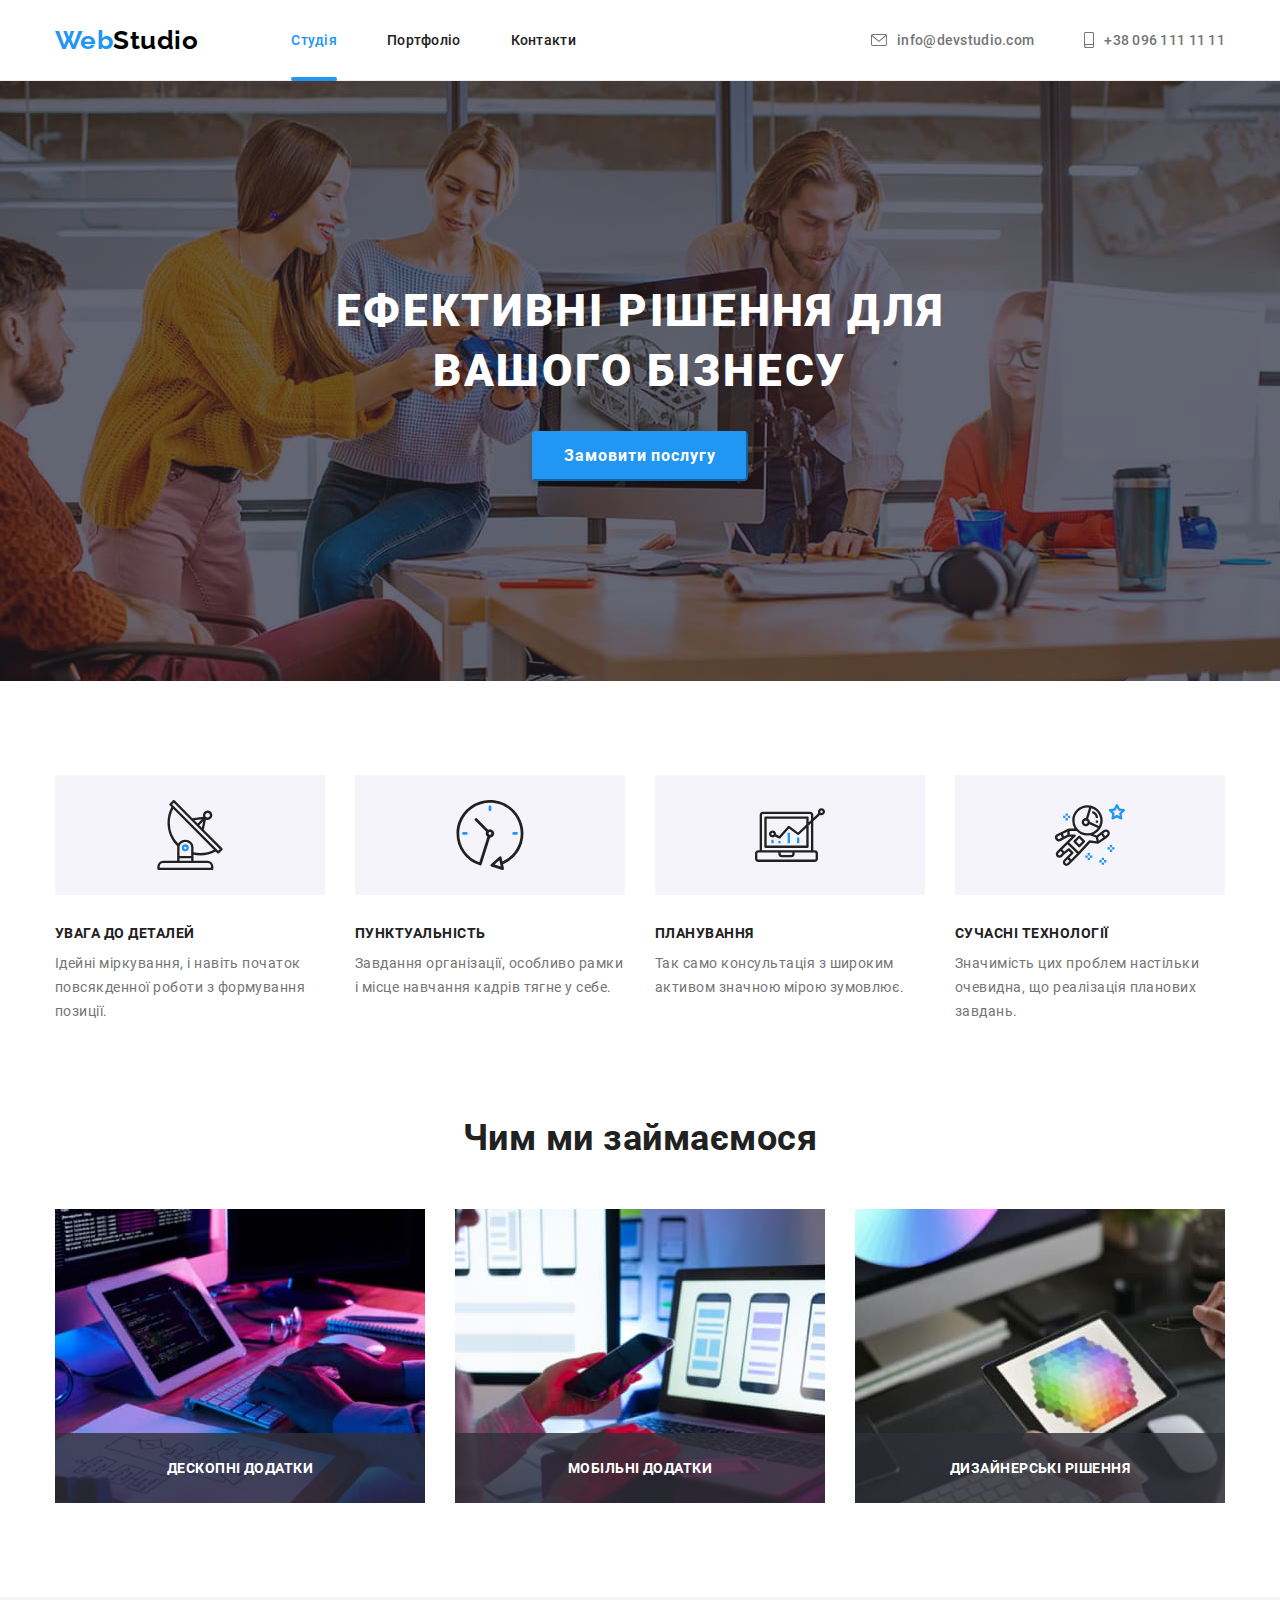
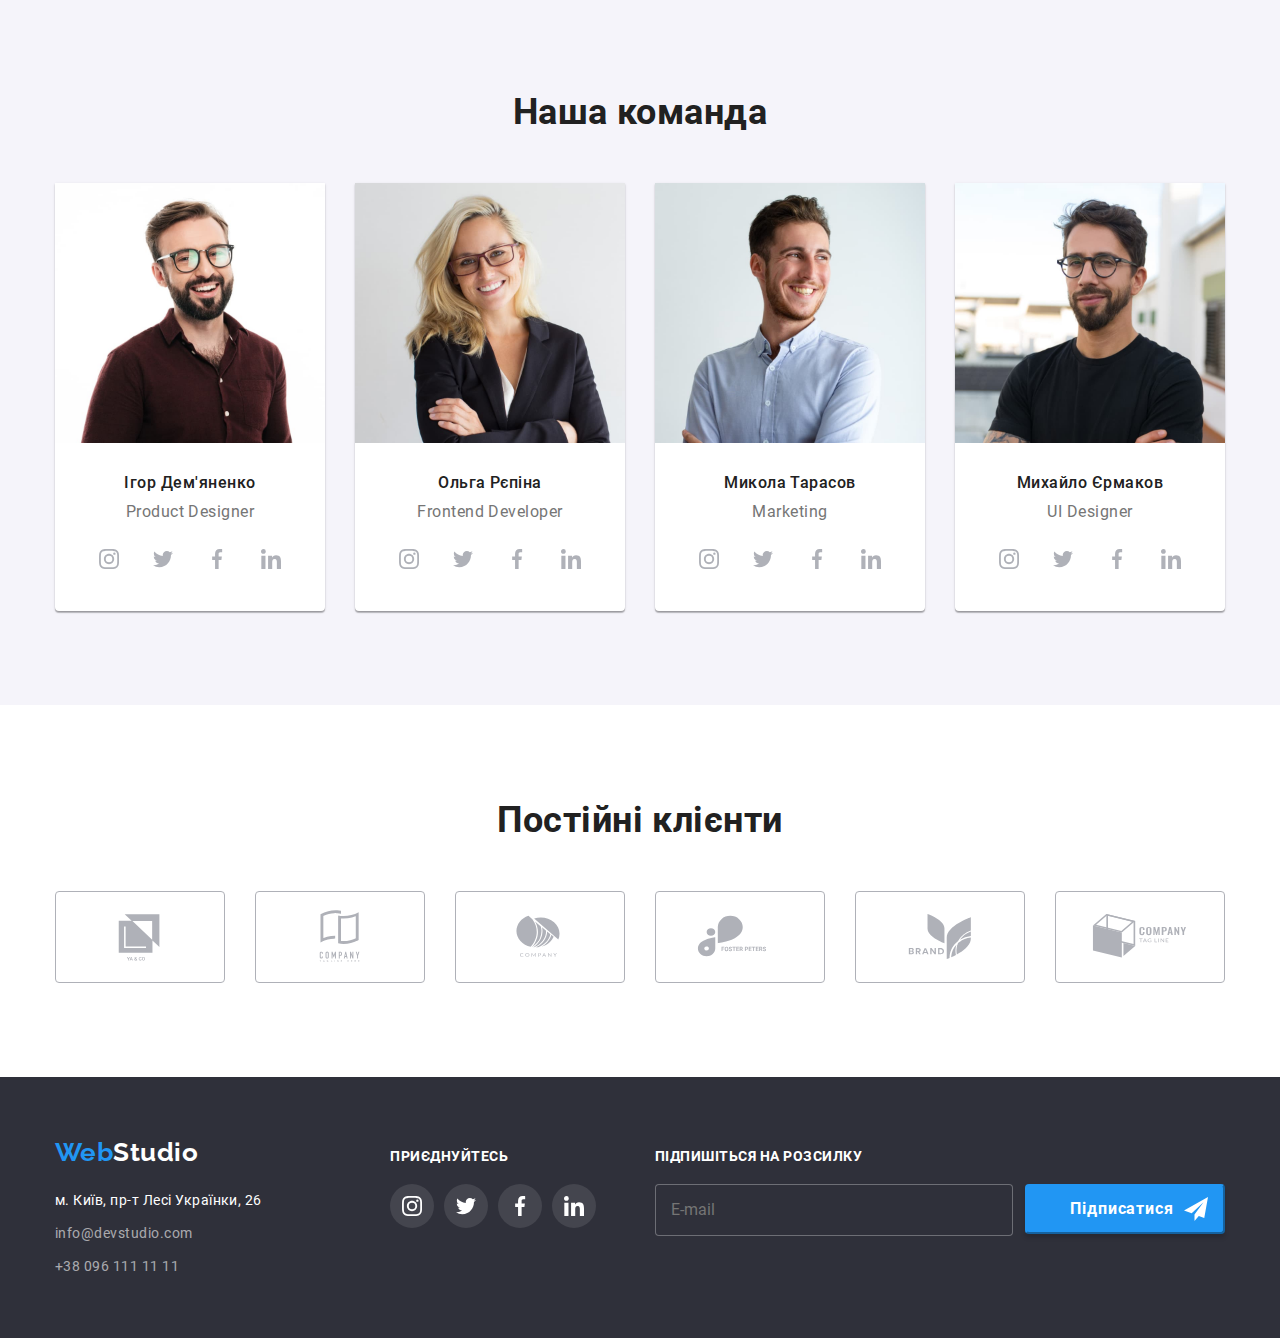
<file: index.html>
<!DOCTYPE html>
<html lang="uk">
  <head>
    <meta charset="utf-8" />
    <meta name="viewport" content="width=device-width, initial-scale=1.0" />
    <title>WebStudio</title>
    <link
      rel="stylesheet"
      href="https://cdnjs.cloudflare.com/ajax/libs/modern-normalize/1.1.0/modern-normalize.min.css"
    />
    <link rel="stylesheet" href="./css/main.min.css" />
  </head>

  <body>
    <header class="header">
      <div class="header__menu container">
        <nav class="header__main-nav">
          <a href="/" class="logo header__logo"
            ><span class="logo-span">Web</span>Studio</a
          >
          <ul class="site-nav">
            <li class="header__item">
              <a
                class="site-nav__link site-nav__link--current"
                href="./index.html"
                >Студія</a
              >
            </li>
            <li class="header__item">
              <a class="site-nav__link" href="./portfolio.html">Портфоліо</a>
            </li>
            <li class="header__item">
              <a class="site-nav__link" href="">Контакти</a>
            </li>
          </ul>
        </nav>

        <ul class="header__contacts">
          <li class="header__item">
            <a class="header__contact" href="mailto:info@devstudio.com">
              <svg width="16" height="12" class="header__contact-icon">
                <use href="./images/icons.svg#icon-envelope"></use>
              </svg>
              info@devstudio.com
            </a>
          </li>
          <li class="header__item">
            <a class="header__contact" href="tel:+380961111111">
              <svg width="10" height="16" class="header__contact-icon">
                <use href="./images/icons.svg#icon-smartphone"></use>
              </svg>
              +38 096 111 11 11
            </a>
          </li>
        </ul>
      </div>
    </header>
    <!-- Hero -->
    <main>
      <section class="section hero">
        <div class="container">
          <h1 class="hero__title">Ефективні рішення для вашого бізнесу</h1>
          <button data-modal-open class="hero__button" type="button">
            Замовити послугу
          </button>
        </div>
        <div class="backdrop is-hidden" data-modal>
          <div class="modal">
            <p class="modal__title">Залиште свої дані, ми вам передзвонимо</p>
            <button data-modal-close class="close-cross">
              <svg width="18" height="18">
                <use href="./images/icons.svg#icon-close"></use>
              </svg>
            </button>
            <form name="contact-form">
              <label class="modal__label" for="person-name">Ім'я</label>
              <div class="modal__control">
                <input
                  class="modal__input"
                  name="person-name"
                  id="person-name"
                  type="text"
                />
                <svg class="modal__icon" width="18" height="18">
                  <use href="./images/icons.svg#icon-person-black-18dp"></use>
                </svg>
              </div>
              <label class="modal__label" for="person-phone">Телефон</label>
              <div class="modal__control">
                <input
                  class="modal__input"
                  name="person-phone"
                  id="person-phone"
                  type="tel"
                />
                <svg class="modal__icon" width="18" height="18">
                  <use href="./images/icons.svg#icon-phone-black-18dp"></use>
                </svg>
              </div>
              <label class="modal__label" for="person-mail">Пошта</label>
              <div class="modal__control">
                <input
                  class="modal__input"
                  name="person-mail"
                  id="person-mail"
                  type="email"
                />
                <svg class="modal__icon" width="18" height="18">
                  <use href="./images/icons.svg#icon-email-black-18dp"></use>
                </svg>
              </div>
              <label class="modal__label" for="person-comment">Коментар</label>
              <textarea
                class="modal__textarea"
                name="person-comment"
                id="person-comment"
                placeholder="Введіть текст"
              ></textarea>
              <input
                type="checkbox"
                class="modal__checkbox-input vissually-hidden"
                name="terms-checkbox"
                id="terms-checkbox"
              />
              <label class="modal__checkbox-label" for="terms-checkbox"
                >Погоджуюся з розсилкою та приймаю
                <a class="modal__terms-ref" href="#">Умови договору</a>
              </label>
              <button class="checkbox__button" type="submit">Відправити</button>
            </form>
          </div>
        </div>
      </section>
      <!-- Наші переваги -->
      <section class="section">
        <div class="container">
          <h2 class="vissually-hidden">Наші переваги</h2>
          <ul class="features__box">
            <li>
              <div class="features__item">
                <svg width="70" height="70">
                  <use href="./images/icons.svg#icon-antenna"></use>
                </svg>
              </div>
              <h3 class="features__title">Увага до деталей</h3>
              <p class="features__text">
                Ідейні міркування, і навіть початок повсякденної роботи з
                формування позиції.
              </p>
            </li>
            <li>
              <div class="features__item">
                <svg width="70" height="70">
                  <use href="./images/icons.svg#icon-clock"></use>
                </svg>
              </div>
              <h3 class="features__title">Пунктуальність</h3>
              <p class="features__text">
                Завдання організації, особливо рамки і місце навчання кадрів
                тягне у себе.
              </p>
            </li>
            <li>
              <div class="features__item">
                <svg width="70" height="70">
                  <use href="./images/icons.svg#icon-diagram"></use>
                </svg>
              </div>
              <h3 class="features__title">Планування</h3>
              <p class="features__text">
                Так само консультація з широким активом значною мірою зумовлює.
              </p>
            </li>
            <li>
              <div class="features__item">
                <svg width="70" height="70">
                  <use href="./images/icons.svg#icon-astronaut"></use>
                </svg>
              </div>
              <h3 class="features__title">Сучасні технології</h3>
              <p class="features__text">
                Значимість цих проблем настільки очевидна, що реалізація
                планових завдань.
              </p>
            </li>
          </ul>
        </div>
      </section>
      <!-- Чим ми займаємося -->
      <section class="photo-work section">
        <div class="container">
          <h2 class="section-title">Чим ми займаємося</h2>
          <ul class="photo-work__list">
            <li class="photo-work__item">
              <img src="./images/pic1.jpg" alt="Фото клавіатура і планшет" />
              <p class="photo-work__kind">Дескопні додатки</p>
            </li>
            <li class="photo-work__item">
              <img src="./images/pic2.jpg" alt="Фото лептоп" />
              <p class="photo-work__kind">Мобільні додатки</p>
            </li>
            <li class="photo-work__item">
              <img src="./images/pic3.jpg" alt="Фото гаджет" />
              <p class="photo-work__kind">Дизайнерські рішення</p>
            </li>
          </ul>
        </div>
      </section>
      <!-- Команда -->
      <section class="command section">
        <div class="container">
          <h2 class="section-title">Наша команда</h2>
          <ul class="command__list">
            <li class="command__card">
              <img src="./images/photo1.jpg" alt="Фото співробітника 1" />
              <h3 class="command__name">Ігор Дем'яненко</h3>
              <p class="command__position" lang="en">Product Designer</p>
              <ul class="command__net-list">
                <li class="command__net-item">
                  <a href="" class="command__net-link">
                    <svg class="command__net-icon" width="20" height="20">
                      <use href="./images/icons.svg#icon-instagram"></use>
                    </svg>
                  </a>
                </li>
                <li class="command__net-item">
                  <a href="" class="command__net-link">
                    <svg class="command__net-icon" width="20" height="20">
                      <use href="./images/icons.svg#icon-twitter"></use>
                    </svg>
                  </a>
                </li>
                <li class="command__net-item">
                  <a href="" class="command__net-link">
                    <svg class="command__net-icon" width="20" height="20">
                      <use href="./images/icons.svg#icon-facebook"></use>
                    </svg>
                  </a>
                </li>
                <li class="command__net-item">
                  <a href="" class="command__net-link">
                    <svg class="command__net-icon" width="20" height="20">
                      <use href="./images/icons.svg#icon-linkedin"></use>
                    </svg>
                  </a>
                </li>
              </ul>
            </li>
            <li class="command__card">
              <img src="./images/photo2.jpg" alt="Фото співробітника 2" />
              <h3 class="command__name">Ольга Рєпіна</h3>
              <p class="command__position" lang="en">Frontend Developer</p>
              <ul class="command__net-list">
                <li class="command__net-item">
                  <a href="" class="command__net-link">
                    <svg class="command__net-icon" width="20" height="20">
                      <use href="./images/icons.svg#icon-instagram"></use>
                    </svg>
                  </a>
                </li>
                <li class="command__net-item">
                  <a href="" class="command__net-link">
                    <svg class="command__net-icon" width="20" height="20">
                      <use href="./images/icons.svg#icon-twitter"></use>
                    </svg>
                  </a>
                </li>
                <li class="command__net-item">
                  <a href="" class="command__net-link">
                    <svg class="command__net-icon" width="20" height="20">
                      <use href="./images/icons.svg#icon-facebook"></use>
                    </svg>
                  </a>
                </li>
                <li class="command__net-item">
                  <a href="" class="command__net-link">
                    <svg class="command__net-icon" width="20" height="20">
                      <use href="./images/icons.svg#icon-linkedin"></use>
                    </svg>
                  </a>
                </li>
              </ul>
            </li>
            <li class="command__card">
              <img src="./images/photo3.jpg" alt="Фото співробітника 3" />
              <h3 class="command__name">Микола Тарасов</h3>
              <p class="command__position" lang="en">Marketing</p>
              <ul class="command__net-list">
                <li class="command__net-item">
                  <a href="" class="command__net-link">
                    <svg class="command__net-icon" width="20" height="20">
                      <use href="./images/icons.svg#icon-instagram"></use>
                    </svg>
                  </a>
                </li>
                <li class="command__net-item">
                  <a href="" class="command__net-link">
                    <svg class="command__net-icon" width="20" height="20">
                      <use href="./images/icons.svg#icon-twitter"></use>
                    </svg>
                  </a>
                </li>
                <li class="command__net-item">
                  <a href="" class="command__net-link">
                    <svg class="command__net-icon" width="20" height="20">
                      <use href="./images/icons.svg#icon-facebook"></use>
                    </svg>
                  </a>
                </li>
                <li class="command__net-item">
                  <a href="" class="command__net-link">
                    <svg class="command__net-icon" width="20" height="20">
                      <use href="./images/icons.svg#icon-linkedin"></use>
                    </svg>
                  </a>
                </li>
              </ul>
            </li>
            <li class="command__card">
              <img src="./images/photo4.jpg" alt="Фото співробітника 4" />
              <h3 class="command__name">Михайло Єрмаков</h3>
              <p class="command__position" lang="en">UI Designer</p>
              <ul class="command__net-list">
                <li class="command__net-item">
                  <a href="" class="command__net-link">
                    <svg class="command__net-icon" width="20" height="20">
                      <use href="./images/icons.svg#icon-instagram"></use>
                    </svg>
                  </a>
                </li>
                <li class="command__net-item">
                  <a href="" class="command__net-link">
                    <svg class="command__net-icon" width="20" height="20">
                      <use href="./images/icons.svg#icon-twitter"></use>
                    </svg>
                  </a>
                </li>
                <li class="command__net-item">
                  <a href="" class="command__net-link">
                    <svg class="command__net-icon" width="20" height="20">
                      <use href="./images/icons.svg#icon-facebook"></use>
                    </svg>
                  </a>
                </li>
                <li class="command__net-item">
                  <a href="" class="command__net-link">
                    <svg class="command__net-icon" width="20" height="20">
                      <use href="./images/icons.svg#icon-linkedin"></use>
                    </svg>
                  </a>
                </li>
              </ul>
            </li>
          </ul>
        </div>
      </section>
      <!-- клієнти -->
      <section class="clients section">
        <div class="container">
          <h2 class="section-title">Постійні клієнти</h2>
          <ul class="clients__list">
            <li>
              <a href="" class="clients__link">
                <svg class="clients__icon" width="106" height="60">
                  <use href="./images/icons.svg#icon-Logo"></use>
                </svg>
              </a>
            </li>
            <li>
              <a href="" class="clients__link">
                <svg class="clients__icon" width="106" height="60">
                  <use href="./images/icons.svg#icon-Logo-1"></use>
                </svg>
              </a>
            </li>
            <li>
              <a href="" class="clients__link">
                <svg class="clients__icon" width="106" height="60">
                  <use href="./images/icons.svg#icon-Logo-2"></use>
                </svg>
              </a>
            </li>
            <li>
              <a href="" class="clients__link">
                <svg class="clients__icon" width="106" height="60">
                  <use href="./images/icons.svg#icon-Logo-3"></use>
                </svg>
              </a>
            </li>
            <li>
              <a href="" class="clients__link">
                <svg class="clients__icon" width="106" height="60">
                  <use href="./images/icons.svg#icon-Logo-4"></use>
                </svg>
              </a>
            </li>
            <li>
              <a href="" class="clients__link">
                <svg class="clients__icon" width="106" height="60">
                  <use href="./images/icons.svg#icon-Logo-5"></use>
                </svg>
              </a>
            </li>
          </ul>
        </div>
      </section>
    </main>
    <footer class="footer">
      <div class="footer__box container">
        <div>
          <a href="#" class="logo footer__logo"
            ><span class="logo-span">Web</span>Studio</a
          >
          <address>
            <ul class="footer__list">
              <li class="footer__item">
                <a
                  class="footer__address"
                  href="https://goo.gl/maps/CPtrU1FHBa2aNyZL9"
                  target="_blank"
                  rel="noopener noreferrer nofollow"
                  >м. Київ, пр-т Лесі Українки, 26</a
                >
              </li>
              <li class="footer__item">
                <a class="footer__contact" href="mailto:info@devstudio.com"
                  >info@devstudio.com</a
                >
              </li>
              <li class="footer__item">
                <a class="footer__contact" href="tel:+380961111111"
                  >+38 096 111 11 11</a
                >
              </li>
            </ul>
          </address>
        </div>
        <div class="footer__net">
          <p class="footer__net-title">Приєднуйтесь</p>
          <ul class="footer__net-list">
            <li>
              <a href="" class="footer__net-link">
                <svg class="footer__net-icon" width="20" height="20">
                  <use href="./images/icons.svg#icon-instagram"></use>
                </svg>
              </a>
            </li>
            <li>
              <a href="" class="footer__net-link">
                <svg class="footer__net-icon" width="20" height="20">
                  <use href="./images/icons.svg#icon-twitter"></use>
                </svg>
              </a>
            </li>
            <li>
              <a href="" class="footer__net-link">
                <svg class="footer__net-icon" width="20" height="20">
                  <use href="./images/icons.svg#icon-facebook"></use>
                </svg>
              </a>
            </li>
            <li>
              <a href="" class="footer__net-link">
                <svg class="footer__net-icon" width="20" height="20">
                  <use href="./images/icons.svg#icon-linkedin"></use>
                </svg>
              </a>
            </li>
          </ul>
        </div>
        <div class="footer__form">
          <p class="footer__email-title">Підпишіться на розсилку</p>
          <form class="footer__input-email">
            <input
              class="footer__input"
              name="email"
              id="email"
              type="text"
              placeholder="E-mail"
            />
            <button class="footer__button" type="submit">
              Підписатися
              <span>
                <svg class="footer__send-icon" width="24" height="24">
                  <use href="./images/icons.svg#icon-icon-send"></use>
                </svg>
              </span>
            </button>
          </form>
        </div>
      </div>
    </footer>
    <script src="./js/modal.js"></script>
  </body>
</html>
</file>
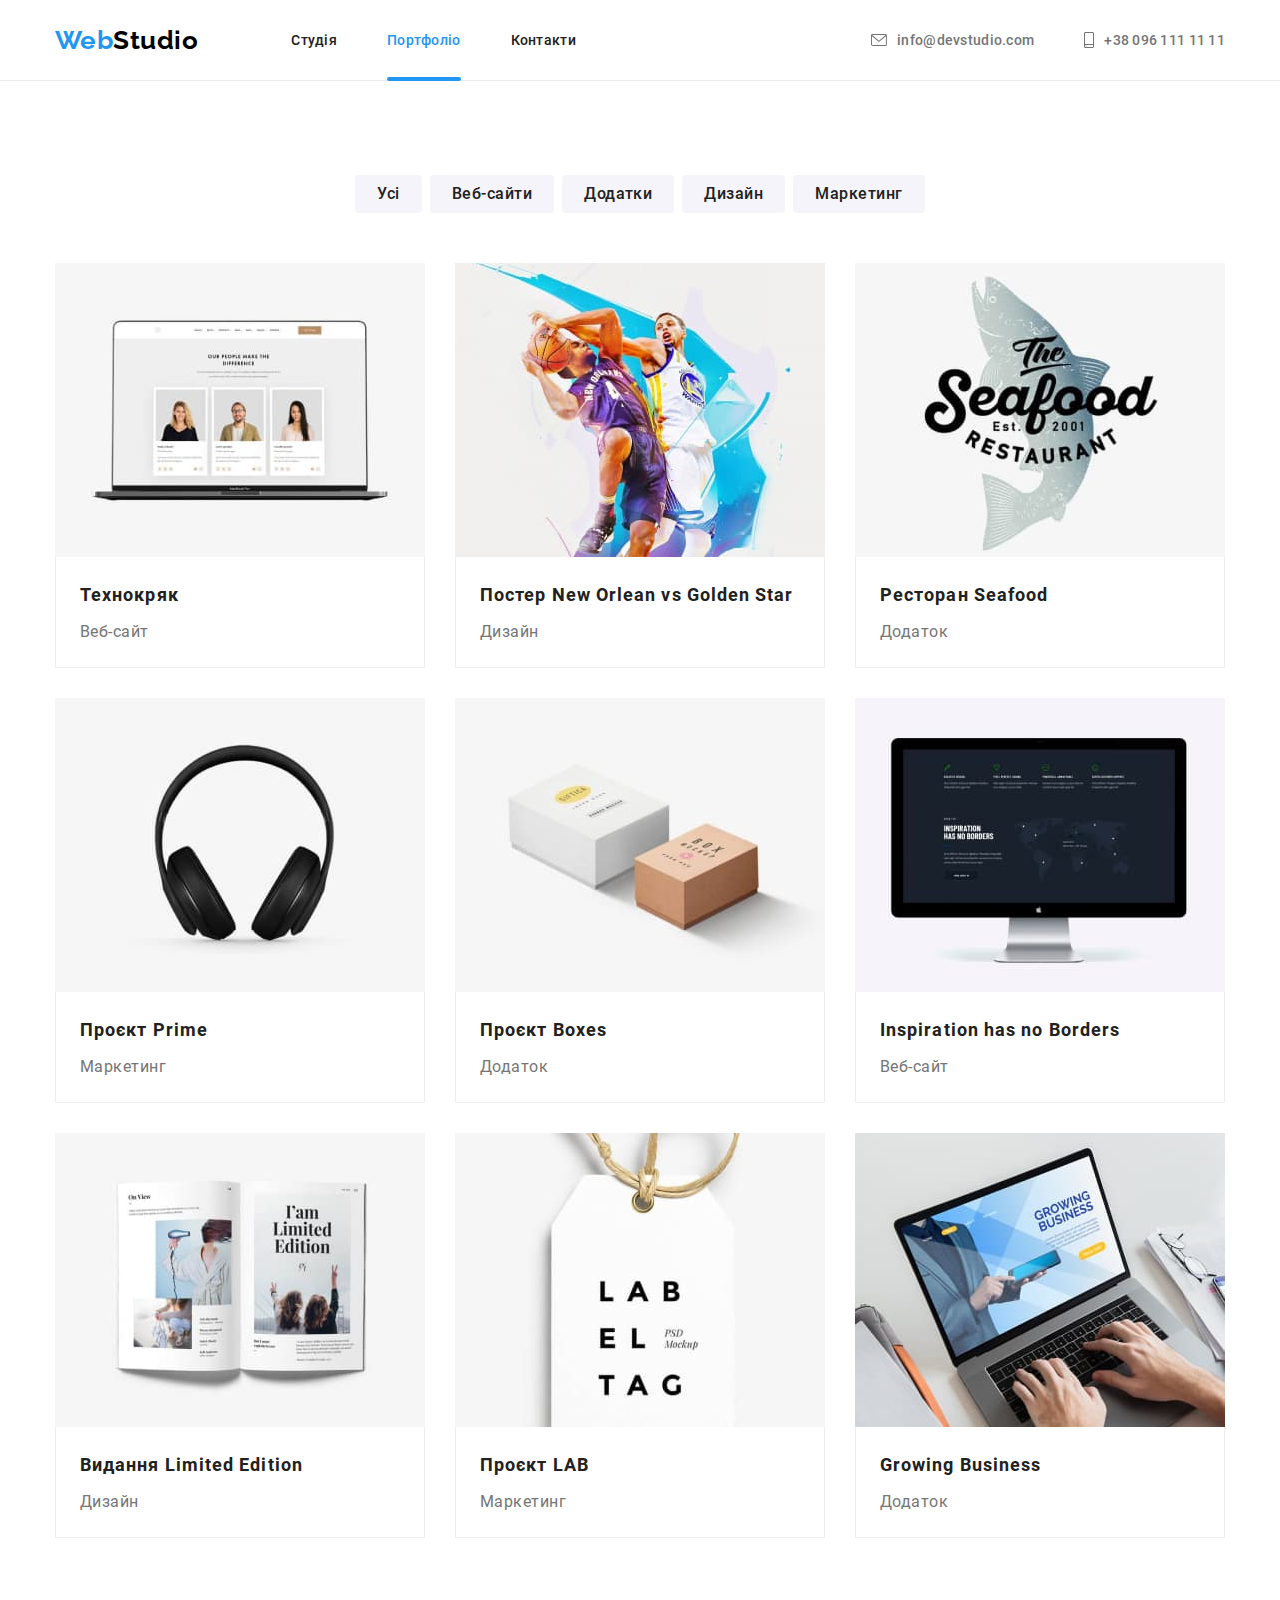
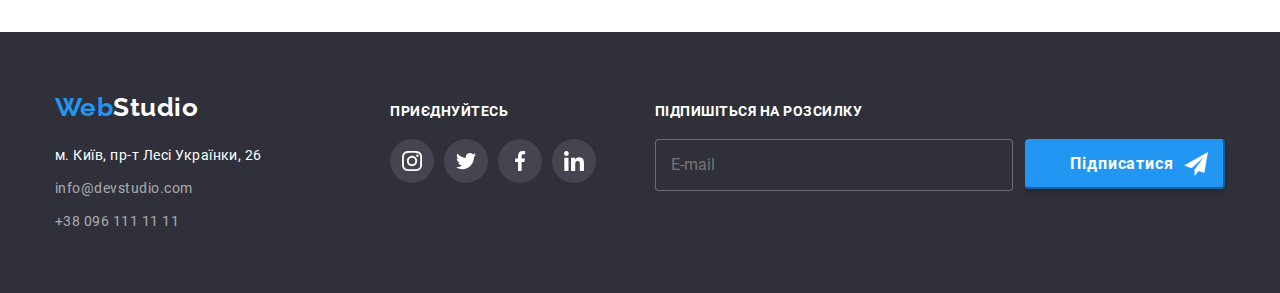
<file: portfolio.html>
<!DOCTYPE html>
<html lang="uk">
  <head>
    <meta charset="utf-8" />
    <meta name="viewport" content="width=device-width, initial-scale=1.0" />
    <title>WebStudio</title>
    <link
      rel="stylesheet"
      href="https://cdnjs.cloudflare.com/ajax/libs/modern-normalize/1.1.0/modern-normalize.min.css"
    />
    <link rel="stylesheet" href="./css/main.min.css" />
  </head>

  <body>
    <header class="header">
      <div class="header__menu container">
        <nav class="header__main-nav">
          <a href="/" class="logo header__logo"
            ><span class="logo-span">Web</span>Studio</a
          >
          <ul class="site-nav">
            <li class="header__item">
              <a class="site-nav__link" href="./index.html">Студія</a>
            </li>
            <li class="header__item">
              <a
                class="site-nav__link site-nav__link--current"
                href="./portfolio.html"
                >Портфоліо</a
              >
            </li>
            <li class="header__item">
              <a class="site-nav__link" href="">Контакти</a>
            </li>
          </ul>
        </nav>

        <ul class="header__contacts">
          <li class="header__item">
            <a class="header__contact" href="mailto:info@devstudio.com">
              <svg width="16" height="12" class="header__contact-icon">
                <use href="./images/icons.svg#icon-envelope"></use>
              </svg>
              info@devstudio.com
            </a>
          </li>
          <li class="header__item">
            <a class="header__contact" href="tel:+380961111111">
              <svg width="10" height="16" class="header__contact-icon">
                <use href="./images/icons.svg#icon-smartphone"></use>
              </svg>
              +38 096 111 11 11
            </a>
          </li>
        </ul>
      </div>
    </header>
    <main>
      <section class="product">
        <div class="container">
          <ul class="product__buttons">
            <li>
              <button class="product__button-filter" type="button">Усі</button>
            </li>
            <li>
              <button class="product__button-filter" type="Button">
                Веб-сайти
              </button>
            </li>
            <li>
              <button class="product__button-filter" type="Button">
                Додатки
              </button>
            </li>
            <li>
              <button class="product__button-filter" type="Button">
                Дизайн
              </button>
            </li>
            <li>
              <button class="product__button-filter" type="Button">
                Маркетинг
              </button>
            </li>
          </ul>
          <ul class="product__list">
            <li>
              <a class="product__ref" href="">
                <div class="product__photo">
                  <img
                    src="./images/product1.jpg"
                    alt="Екран Сайту Технокряк"
                    width="370"
                  />
                  <div class="product__text">
                    <p>
                      Ресурс пропонує комплексні пропозиції з різним рівнем
                      функціоналу та сервісів. Все це дозволить відвідувачу
                      отримати вичерпні відомості про компанію чи приватну
                      особу.
                    </p>
                  </div>
                </div>
                <div class="product__item">
                  <h3 class="product__name">Технокряк</h3>
                  <p class="product__kind">Веб-сайт</p>
                </div>
              </a>
            </li>
            <li>
              <a class="product__ref" href="">
                <div class="product__photo">
                  <img
                    src="./images/product2.jpg"
                    alt="Постер баскетбольної гри"
                    width="370"
                  />
                  <div class="product__text">
                    <p>
                      Ресурс пропонує комплексні пропозиції з різним рівнем
                      функціоналу та сервісів. Все це дозволить відвідувачу
                      отримати вичерпні відомості про компанію чи приватну
                      особу.
                    </p>
                  </div>
                </div>
                <div class="product__item">
                  <h3 class="product__name">
                    Постер New Orlean vs Golden Star
                  </h3>
                  <p class="product__kind">Дизайн</p>
                </div>
              </a>
            </li>
            <li>
              <a class="product__ref" href="">
                <div class="product__photo">
                  <img
                    src="./images/product3.jpg"
                    alt="Заставка додатка ресторану"
                    width="370"
                  />
                  <div class="product__text">
                    <p>
                      Ресурс пропонує комплексні пропозиції з різним рівнем
                      функціоналу та сервісів. Все це дозволить відвідувачу
                      отримати вичерпні відомості про компанію чи приватну
                      особу.
                    </p>
                  </div>
                </div>
                <div class="product__item">
                  <h3 class="product__name">Ресторан Seafood</h3>
                  <p class="product__kind">Додаток</p>
                </div>
              </a>
            </li>
            <li>
              <a class="product__ref" href="">
                <div class="product__photo">
                  <img
                    src="./images/product4.jpg"
                    alt="Фото навушників"
                    width="370"
                  />
                  <div class="product__text">
                    <p>
                      Ресурс пропонує комплексні пропозиції з різним рівнем
                      функціоналу та сервісів. Все це дозволить відвідувачу
                      отримати вичерпні відомості про компанію чи приватну
                      особу.
                    </p>
                  </div>
                </div>
                <div class="product__item">
                  <h3 class="product__name">Проєкт Prime</h3>
                  <p class="product__kind">Маркетинг</p>
                </div>
              </a>
            </li>
            <li>
              <a class="product__ref" href="">
                <div class="product__photo">
                  <img
                    src="./images/product5.jpg"
                    alt="дві коробки"
                    width="370"
                  />
                  <div class="product__text">
                    <p>
                      Ресурс пропонує комплексні пропозиції з різним рівнем
                      функціоналу та сервісів. Все це дозволить відвідувачу
                      отримати вичерпні відомості про компанію чи приватну
                      особу.
                    </p>
                  </div>
                </div>
                <div class="product__item">
                  <h3 class="product__name">Проєкт Boxes</h3>
                  <p class="product__kind">Додаток</p>
                </div>
              </a>
            </li>
            <li>
              <a class="product__ref" href="">
                <div class="product__photo">
                  <img
                    src="./images/product6.jpg"
                    alt="Екран Сайту Inspiration has no Borders"
                    width="370"
                  />
                  <div class="product__text">
                    <p>
                      Ресурс пропонує комплексні пропозиції з різним рівнем
                      функціоналу та сервісів. Все це дозволить відвідувачу
                      отримати вичерпні відомості про компанію чи приватну
                      особу.
                    </p>
                  </div>
                </div>
                <div class="product__item">
                  <h3 class="product__name">Inspiration has no Borders</h3>
                  <p class="product__kind">Веб-сайт</p>
                </div>
              </a>
            </li>
            <li>
              <a class="product__ref" href="">
                <div class="product__photo">
                  <img
                    src="./images/product7.jpg"
                    alt="Розгорнута книга"
                    width="370"
                  />
                  <div class="product__text">
                    <p>
                      Ресурс пропонує комплексні пропозиції з різним рівнем
                      функціоналу та сервісів. Все це дозволить відвідувачу
                      отримати вичерпні відомості про компанію чи приватну
                      особу.
                    </p>
                  </div>
                </div>
                <div class="product__item">
                  <h3 class="product__name">Видання Limited Edition</h3>
                  <p class="product__kind">Дизайн</p>
                </div>
              </a>
            </li>
            <li>
              <a class="product__ref" href="">
                <div class="product__photo">
                  <img
                    src="./images/product8.jpg"
                    alt="Паперовий ярлик"
                    width="370"
                  />
                  <div class="product__text">
                    <p>
                      Ресурс пропонує комплексні пропозиції з різним рівнем
                      функціоналу та сервісів. Все це дозволить відвідувачу
                      отримати вичерпні відомості про компанію чи приватну
                      особу.
                    </p>
                  </div>
                </div>
                <div class="product__item">
                  <h3 class="product__name">Проєкт LAB</h3>
                  <p class="product__kind">Маркетинг</p>
                </div>
              </a>
            </li>
            <li>
              <a class="product__ref" href="">
                <div class="product__photo">
                  <img
                    src="./images/product9.jpg"
                    alt="Лептоп заставка Growing Business"
                    width="370"
                  />
                  <div class="product__text">
                    <p>
                      Ресурс пропонує комплексні пропозиції з різним рівнем
                      функціоналу та сервісів. Все це дозволить відвідувачу
                      отримати вичерпні відомості про компанію чи приватну
                      особу.
                    </p>
                  </div>
                </div>
                <div class="product__item">
                  <h3 class="product__name">Growing Business</h3>
                  <p class="product__kind">Додаток</p>
                </div>
              </a>
            </li>
          </ul>
        </div>
      </section>
    </main>

    <footer class="footer">
      <div class="footer__box container">
        <div>
          <a href="#" class="logo footer__logo"
            ><span class="logo-span">Web</span>Studio</a
          >
          <address>
            <ul class="footer__list">
              <li class="footer__item">
                <a
                  class="footer__address"
                  href="https://goo.gl/maps/CPtrU1FHBa2aNyZL9"
                  target="_blank"
                  rel="noopener noreferrer nofollow"
                  >м. Київ, пр-т Лесі Українки, 26</a
                >
              </li>
              <li class="footer__item">
                <a class="footer__contact" href="mailto:info@devstudio.com"
                  >info@devstudio.com</a
                >
              </li>
              <li class="footer__item">
                <a class="footer__contact" href="tel:+380961111111"
                  >+38 096 111 11 11</a
                >
              </li>
            </ul>
          </address>
        </div>
        <div class="footer__net">
          <p class="footer__net-title">Приєднуйтесь</p>
          <ul class="footer__net-list">
            <li>
              <a href="" class="footer__net-link">
                <svg class="footer__net-icon" width="20" height="20">
                  <use href="./images/icons.svg#icon-instagram"></use>
                </svg>
              </a>
            </li>
            <li>
              <a href="" class="footer__net-link">
                <svg class="footer__net-icon" width="20" height="20">
                  <use href="./images/icons.svg#icon-twitter"></use>
                </svg>
              </a>
            </li>
            <li>
              <a href="" class="footer__net-link">
                <svg class="footer__net-icon" width="20" height="20">
                  <use href="./images/icons.svg#icon-facebook"></use>
                </svg>
              </a>
            </li>
            <li>
              <a href="" class="footer__net-link">
                <svg class="footer__net-icon" width="20" height="20">
                  <use href="./images/icons.svg#icon-linkedin"></use>
                </svg>
              </a>
            </li>
          </ul>
        </div>
        <div class="footer__form">
          <p class="footer__email-title">Підпишіться на розсилку</p>
          <form class="footer__input-email">
            <input
              class="footer__input"
              name="email"
              id="email"
              type="text"
              placeholder="E-mail"
            />
            <button class="footer__button" type="submit">
              Підписатися
              <span>
                <svg class="footer__send-icon" width="24" height="24">
                  <use href="./images/icons.svg#icon-icon-send"></use>
                </svg>
              </span>
            </button>
          </form>
        </div>
      </div>
    </footer>
  </body>
</html>
</file>
<file: css/main.min.css>
/*! modern-normalize v1.1.0 | MIT License | https://github.com/sindresorhus/modern-normalize */*,::before,::after{-webkit-box-sizing:border-box;box-sizing:border-box}html{line-height:1.15;-webkit-text-size-adjust:100%;-moz-tab-size:4;-o-tab-size:4;tab-size:4}body{margin:0;font-family:system-ui,-apple-system,"Segoe UI",Roboto,Helvetica,Arial,sans-serif,"Apple Color Emoji","Segoe UI Emoji"}hr{height:0;color:inherit}abbr[title]{-webkit-text-decoration:underline dotted;text-decoration:underline dotted}b,strong{font-weight:bolder}code,kbd,samp,pre{font-family:ui-monospace,SFMono-Regular,Consolas,"Liberation Mono",Menlo,monospace;font-size:1em}small{font-size:80%}sub,sup{font-size:75%;line-height:0;position:relative;vertical-align:baseline}sub{bottom:-0.25em}sup{top:-0.5em}table{text-indent:0;border-color:inherit}button,input,optgroup,select,textarea{font-family:inherit;font-size:100%;line-height:1.15;margin:0}button,select{text-transform:none}button,[type=button],[type=reset],[type=submit]{-webkit-appearance:button}::-moz-focus-inner{border-style:none;padding:0}:-moz-focusring{outline:1px dotted ButtonText}:-moz-ui-invalid{box-shadow:none}legend{padding:0}progress{vertical-align:baseline}::-webkit-inner-spin-button,::-webkit-outer-spin-button{height:auto}[type=search]{-webkit-appearance:textfield;outline-offset:-2px}::-webkit-search-decoration{-webkit-appearance:none}::-webkit-file-upload-button{-webkit-appearance:button;font:inherit}summary{display:list-item}@font-face{font-family:"Roboto";font-style:normal;font-weight:400;src:url("../fonts/roboto-v30-latin_cyrillic-regular.eot");src:local(""),url("../fonts/roboto-v30-latin_cyrillic-regular.eot?#iefix") format("embedded-opentype"),url("../fonts/roboto-v30-latin_cyrillic-regular.woff2") format("woff2"),url("../fonts/roboto-v30-latin_cyrillic-regular.woff") format("woff"),url("../fonts/roboto-v30-latin_cyrillic-regular.ttf") format("truetype"),url("../fonts/roboto-v30-latin_cyrillic-regular.svg#Roboto") format("svg")}@font-face{font-family:"Roboto";font-style:normal;font-weight:500;src:url("../fonts/roboto-v30-latin_cyrillic-500.eot");src:local(""),url("../fonts/roboto-v30-latin_cyrillic-500.eot?#iefix") format("embedded-opentype"),url("../fonts/roboto-v30-latin_cyrillic-500.woff2") format("woff2"),url("../fonts/roboto-v30-latin_cyrillic-500.woff") format("woff"),url("../fonts/roboto-v30-latin_cyrillic-500.ttf") format("truetype"),url("../fonts/roboto-v30-latin_cyrillic-500.svg#Roboto") format("svg")}@font-face{font-family:"Roboto";font-style:normal;font-weight:700;src:url("../fonts/roboto-v30-latin_cyrillic-700.eot");src:local(""),url("../fonts/roboto-v30-latin_cyrillic-700.eot?#iefix") format("embedded-opentype"),url("../fonts/roboto-v30-latin_cyrillic-700.woff2") format("woff2"),url("../fonts/roboto-v30-latin_cyrillic-700.woff") format("woff"),url("../fonts/roboto-v30-latin_cyrillic-700.ttf") format("truetype"),url("../fonts/roboto-v30-latin_cyrillic-700.svg#Roboto") format("svg")}@font-face{font-family:"Roboto";font-style:normal;font-weight:900;src:url("../fonts/roboto-v30-latin_cyrillic-900.eot");src:local(""),url("../fonts/roboto-v30-latin_cyrillic-900.eot?#iefix") format("embedded-opentype"),url("../fonts/roboto-v30-latin_cyrillic-900.woff2") format("woff2"),url("../fonts/roboto-v30-latin_cyrillic-900.woff") format("woff"),url("../fonts/roboto-v30-latin_cyrillic-900.ttf") format("truetype"),url("../fonts/roboto-v30-latin_cyrillic-900.svg#Roboto") format("svg")}@font-face{font-family:"Raleway";font-style:normal;font-weight:400;src:url("../fonts/raleway-v28-latin_cyrillic-regular.eot");src:local(""),url("../fonts/raleway-v28-latin_cyrillic-regular.eot?#iefix") format("embedded-opentype"),url("../fonts/raleway-v28-latin_cyrillic-regular.woff2") format("woff2"),url("../fonts/raleway-v28-latin_cyrillic-regular.woff") format("woff"),url("../fonts/raleway-v28-latin_cyrillic-regular.ttf") format("truetype"),url("../fonts/raleway-v28-latin_cyrillic-regular.svg#Raleway") format("svg")}@font-face{font-family:"Raleway";font-style:normal;font-weight:700;src:url("../fonts/raleway-v28-latin_cyrillic-700.eot");src:local(""),url("../fonts/raleway-v28-latin_cyrillic-700.eot?#iefix") format("embedded-opentype"),url("../fonts/raleway-v28-latin_cyrillic-700.woff2") format("woff2"),url("../fonts/raleway-v28-latin_cyrillic-700.woff") format("woff"),url("../fonts/raleway-v28-latin_cyrillic-700.ttf") format("truetype"),url("../fonts/raleway-v28-latin_cyrillic-700.svg#Raleway") format("svg")}body{background-color:#fff;color:#212121;font-family:"Roboto",sans-serif;letter-spacing:.03em}h1,h2,h3,p,ul{margin:0;padding:0}.container{width:100%;margin-left:auto;margin-right:auto;width:1200px;padding-left:15px;padding-right:15px}.product__list,.product__buttons,.footer__net-list,.footer__list,.clients__list,.command__net-list,.command__list,.photo-work__list,.features__box,.header__contacts{margin:0;padding:0;list-style:none}.footer__button,.checkbox__button,.hero__button{-webkit-box-shadow:0px 4px 4px rgba(0,0,0,.15);box-shadow:0px 4px 4px rgba(0,0,0,.15);border-color:#2196f3;border-radius:4px;background-color:#2196f3;font-weight:700;font-style:normal;font-size:16px;line-height:1.875;letter-spacing:.06em;color:#fff;cursor:pointer}.footer__net-link,.command__net-link{width:44px;height:44px;display:-webkit-box;display:-ms-flexbox;display:flex;-webkit-box-align:center;-ms-flex-align:center;align-items:center;-webkit-box-pack:center;-ms-flex-pack:center;justify-content:center;border-radius:50%;color:#fff;-webkit-transition-property:background-color;transition-property:background-color;-webkit-transition-duration:250ms;transition-duration:250ms;-webkit-transition-timing-function:cubic-bezier(0.4, 0, 0.2, 1);transition-timing-function:cubic-bezier(0.4, 0, 0.2, 1)}.header{border-bottom:1px solid #ececec}.header__menu{display:-webkit-box;display:-ms-flexbox;display:flex}.header__main-nav{display:-webkit-box;display:-ms-flexbox;display:flex;-webkit-box-align:center;-ms-flex-align:center;align-items:center;background-color:#fff}.header__logo{margin-right:93px;padding-bottom:24px;padding-top:25px;color:#000}.header__contacts{display:-webkit-box;display:-ms-flexbox;display:flex;margin-left:auto;-webkit-box-align:center;-ms-flex-align:center;align-items:center}.header__contacts .header__item+.header__item{margin-left:50px}.header__contact{display:-webkit-box;display:-ms-flexbox;display:flex;-webkit-box-align:center;-ms-flex-align:center;align-items:center;padding:20px 0;display:flex;align-items:center;color:#757575;text-decoration:none;font-weight:500;font-size:14px;line-height:1.1428571429;letter-spacing:.02em;-webkit-transition-property:color;transition-property:color;-webkit-transition-duration:250ms;transition-duration:250ms;-webkit-transition-timing-function:cubic-bezier(0.4, 0, 0.2, 1);transition-timing-function:cubic-bezier(0.4, 0, 0.2, 1)}.header__contact:hover,.header__contact:focus{color:#2196f3}.header__contact-icon{-webkit-box-align:center;-ms-flex-align:center;align-items:center;fill:#757575;margin-right:10px;-webkit-transition-property:fill;transition-property:fill;-webkit-transition-duration:250ms;transition-duration:250ms;-webkit-transition-timing-function:cubic-bezier(0.4, 0, 0.2, 1);transition-timing-function:cubic-bezier(0.4, 0, 0.2, 1)}.header__contact:hover .header__contact-icon,.header__contact:focus .header__contact-icon{fill:#2196f3}.logo,.logo-span{font-family:"Raleway";font-style:normal;font-weight:700;font-size:26px;line-height:1.1923076923;text-decoration:none}.logo-span{color:#2196f3}.site-nav{display:-webkit-box;display:-ms-flexbox;display:flex;list-style:none}.site-nav .header__item:not(:last-child){margin-right:50px}.site-nav .site-nav__link{position:relative;display:block;padding:20px 0;font-weight:500;font-size:14px;line-height:1.1428571429;letter-spacing:.02em;color:#212121;text-decoration:none;cursor:pointer;-webkit-transition-property:color;transition-property:color;-webkit-transition-duration:250ms;transition-duration:250ms;-webkit-transition-timing-function:cubic-bezier(0.4, 0, 0.2, 1);transition-timing-function:cubic-bezier(0.4, 0, 0.2, 1)}.site-nav .site-nav__link::after{content:"";-webkit-transition-property:scale;transition-property:scale;-webkit-transition-duration:250ms;transition-duration:250ms;-webkit-transition-timing-function:cubic-bezier(0.4, 0, 0.2, 1);transition-timing-function:cubic-bezier(0.4, 0, 0.2, 1);scale:0}.site-nav .site-nav__link:hover,.site-nav .site-nav__link:focus{color:#2196f3}.site-nav .site-nav__link:hover::after{color:#2196f3}.site-nav .site-nav__link--current{color:#2196f3}.site-nav .site-nav__link--current::after{content:"";width:100%;height:4px;position:absolute;left:0;bottom:-13px;border-radius:2px;background-color:#2196f3;scale:1}.section{padding-top:94px;padding-bottom:0px}.hero{max-width:1600px;height:600px;padding-top:200px;background-color:#2f303a;text-align:center;margin-left:auto;margin-right:auto;background-image:-webkit-gradient(linear, left top, left bottom, from(rgba(47, 48, 58, 0.4)), to(rgba(47, 48, 58, 0.4))),url(../images/collegues.jpg);background-image:linear-gradient(rgba(47, 48, 58, 0.4), rgba(47, 48, 58, 0.4)),url(../images/collegues.jpg);background-position:center;background-repeat:no-repeat;padding-bottom:200px}.hero__title{display:block;max-width:696px;margin-bottom:30px;margin-left:auto;margin-right:auto;font-weight:900;font-size:44px;line-height:1.3636363636;letter-spacing:.06em;text-transform:uppercase;text-align:center;color:#fff}.hero__button{padding:8px 28px;min-width:216px}.backdrop{position:fixed;top:0;left:0;opacity:1;-webkit-transition-property:opacity,visibility;transition-property:opacity,visibility;-webkit-transition-duration:250ms;transition-duration:250ms;-webkit-transition-timing-function:cubic-bezier(0.4, 0, 0.2, 1);transition-timing-function:cubic-bezier(0.4, 0, 0.2, 1);width:100%;height:100%;background-color:rgba(0,0,0,.2)}.backdrop.is-hidden{opacity:0;visibility:hidden;pointer-events:none}.modal{position:absolute;top:50%;left:50%;-webkit-transform:translate(-50%, -50%);transform:translate(-50%, -50%);width:528px;height:581px;background-color:#fff;border-radius:4px;padding:40px}.close-cross{position:absolute;display:-webkit-box;display:-ms-flexbox;display:flex;-webkit-box-align:center;-ms-flex-align:center;align-items:center;background-color:#fff;top:8px;right:8px;width:30px;height:30px;border-radius:50%;border:1px solid rgba(0,0,0,.1);cursor:pointer}.close-cross:hover,.close-cross:focus{fill:#2196f3;-webkit-transition:fill 250ms cubic-bezier(0.4, 0, 0.2, 1);transition:fill 250ms cubic-bezier(0.4, 0, 0.2, 1)}.modal__title{margin-bottom:12px;font-weight:700;text-align:center;font-size:20px;line-height:1.15}.modal__label{display:block;text-align:left;font-size:12px;font-style:regular;line-height:1.1666666667;color:#757575;letter-spacing:.01em;margin-bottom:4px}.modal__label:last-child{margin-top:0px}.modal__control{position:relative;margin-bottom:10px}.modal__input{display:block;left:0;padding:10px 11px 10px 42px;border:1px solid;border-color:rgba(33,33,33,.2);border-radius:4px;outline:none;width:448px;line-height:1.125;-webkit-transition:border-color 250ms cubic-bezier(0.4, 0, 0.2, 1);transition:border-color 250ms cubic-bezier(0.4, 0, 0.2, 1)}.modal__input:focus{border-color:#2196f3;cursor:pointer}.modal__icon{position:absolute;left:12px;top:50%;-webkit-transform:translateY(-50%);transform:translateY(-50%);-webkit-transition:fill 250ms cubic-bezier(0.4, 0, 0.2, 1);transition:fill 250ms cubic-bezier(0.4, 0, 0.2, 1)}.modal__control:focus-within .modal__icon{fill:#2196f3}.modal__textarea{display:block;margin-bottom:20px;width:448px;height:120px;padding:12px 16px 12px 16px;border:1px solid;border-color:rgba(33,33,33,.2);border-radius:4px;font-size:12px;font-style:regular;line-height:1.125;color:v rgba(117,117,117,.5);letter-spacing:.01em;outline:none;resize:none;-webkit-transition:border-color 250ms cubic-bezier(0.4, 0, 0.2, 1);transition:border-color 250ms cubic-bezier(0.4, 0, 0.2, 1)}.modal__textarea:focus{border-color:#2196f3}.modal__checkbox-input{position:relative;display:block}.modal__checkbox-label{position:relative;display:block;margin-bottom:30px;font-weight:400;font-size:14px;font-style:normal;line-height:1.7142857143;color:#757575}.modal__checkbox-label::before{position:absolute;content:"";top:5px;left:10px;width:16px;height:15px;background-image:url(../images/Vector.svg)}.modal__checkbox-label::after{position:absolute;content:"";top:5px;left:10px;width:16px;height:15px;background-image:url(../images/icon-check.svg);opacity:0;background-color:#2196f3}.modal__checkbox-input:checked+.modal__checkbox-label::after{opacity:1}.modal__terms-ref{color:#2196f3}.checkbox__button{display:block;margin:0 auto;width:200px;height:50px;-webkit-transition:-webkit-box-shadow 250ms cubic-bezier(0.4, 0, 0.2, 1);transition:-webkit-box-shadow 250ms cubic-bezier(0.4, 0, 0.2, 1);transition:box-shadow 250ms cubic-bezier(0.4, 0, 0.2, 1);transition:box-shadow 250ms cubic-bezier(0.4, 0, 0.2, 1), -webkit-box-shadow 250ms cubic-bezier(0.4, 0, 0.2, 1)}.vissually-hidden{position:absolute;white-space:nowrap;width:1px;height:1px;overflow:hidden;border:0;padding:0;clip:rect(0 0 0 0);-webkit-clip-path:inset(50%);clip-path:inset(50%);margin:-1px}.features__box{display:-webkit-box;display:-ms-flexbox;display:flex;gap:30px}.features__item{display:-webkit-box;display:-ms-flexbox;display:flex;-webkit-box-align:center;-ms-flex-align:center;align-items:center;-webkit-box-pack:center;-ms-flex-pack:center;justify-content:center;width:270px;min-height:120px;margin-bottom:30px;background-color:#f5f4fa}.features__title{margin-bottom:10px;font-weight:700;font-size:14px;line-height:1.1428571429;text-transform:uppercase}.features__text{margin-top:0;color:#757575;font-size:14px;line-height:1.7142857143}.section-title{text-align:center;margin-top:0;margin-bottom:50px;font-weight:700;font-size:36px;line-height:1.1666666667}.photo-work{padding-bottom:94px}.photo-work__item{display:block;position:relative}.photo-work__kind{position:absolute;display:-webkit-box;display:-ms-flexbox;display:flex;top:224px;left:0;width:100%;height:70px;background-color:rgba(47,48,58,.8);-webkit-box-pack:center;-ms-flex-pack:center;justify-content:center;-webkit-box-align:center;-ms-flex-align:center;align-items:center;color:#fff;font-weight:700;font-size:14px;line-height:1.1428571429;text-transform:uppercase}.photo-work__list{display:-webkit-box;display:-ms-flexbox;display:flex;gap:30px;-webkit-box-pack:justify;-ms-flex-pack:justify;justify-content:space-between}img{display:block;max-width:100%;height:auto}.command{text-align:center;padding-bottom:94px;background-color:#f5f4fa}.command__list{display:-webkit-box;display:-ms-flexbox;display:flex;gap:30px;-webkit-box-pack:justify;-ms-flex-pack:justify;justify-content:space-between}.command__card{margin-top:0;-webkit-box-shadow:0px 1px 3px rgba(0,0,0,.12),0px 1px 1px rgba(0,0,0,.14),0px 2px 1px rgba(0,0,0,.2);box-shadow:0px 1px 3px rgba(0,0,0,.12),0px 1px 1px rgba(0,0,0,.14),0px 2px 1px rgba(0,0,0,.2);border-radius:0px 0px 4px 4px;background-color:#fff}.command__name{display:block;padding-top:30px;margin-bottom:10px;font-weight:500;font-size:16px;line-height:1.1875}.command__position{display:block;margin-top:0;margin-bottom:16px;font-size:16px;line-height:1.1875;color:#757575}.command__net-list{display:-webkit-box;display:-ms-flexbox;display:flex;-webkit-box-pack:center;-ms-flex-pack:center;justify-content:center;gap:10px;padding-bottom:30px}.command__net-item{display:inline-block;-webkit-box-pack:center;-ms-flex-pack:center;justify-content:center}.command__net-link{background-color:#fff}.command__net-link:hover,.command__net-link:focus{background-color:#2196f3}.command__net-link:hover .command__net-icon,.command__net-link:focus .command__net-icon{fill:currentColor}.command__net-icon{fill:#afb1b8;-webkit-transition-property:fill;transition-property:fill;-webkit-transition-duration:250ms;transition-duration:250ms;-webkit-transition-timing-function:cubic-bezier(0.4, 0, 0.2, 1);transition-timing-function:cubic-bezier(0.4, 0, 0.2, 1)}.clients{padding-bottom:94px}.clients__list{display:-webkit-box;display:-ms-flexbox;display:flex;gap:30px;-webkit-box-pack:justify;-ms-flex-pack:justify;justify-content:space-between}.clients__icon{-webkit-transition-property:fill;transition-property:fill;-webkit-transition-duration:250ms;transition-duration:250ms;-webkit-transition-timing-function:cubic-bezier(0.4, 0, 0.2, 1);transition-timing-function:cubic-bezier(0.4, 0, 0.2, 1);fill:#afb1b8}.clients__link{display:-webkit-box;display:-ms-flexbox;display:flex;-webkit-box-align:center;-ms-flex-align:center;align-items:center;-webkit-box-pack:center;-ms-flex-pack:center;justify-content:center;width:170px;height:92px;border:1px solid #afb1b8;border-radius:4px;-webkit-transition-property:border-color;transition-property:border-color;-webkit-transition-duration:250ms;transition-duration:250ms;-webkit-transition-timing-function:cubic-bezier(0.4, 0, 0.2, 1);transition-timing-function:cubic-bezier(0.4, 0, 0.2, 1)}.clients__link:hover,.clients__link:focus{border-color:#2196f3}.clients__link:hover .clients__icon,.clients__link:focus .clients__icon{fill:#2196f3}.footer{max-width:1600px;margin-left:auto;margin-right:auto;padding-top:60px;padding-bottom:60px;background-color:#2f303a}.footer__box{display:-webkit-box;display:-ms-flexbox;display:flex;-webkit-box-align:baseline;-ms-flex-align:baseline;align-items:baseline;-webkit-box-pack:justify;-ms-flex-pack:justify;justify-content:space-between}.footer__logo{display:block;margin-bottom:20px;color:#fff}.footer__item{margin-bottom:9px}.footer__item:last-of-type{margin-bottom:0}.footer__address{text-decoration:none;font-size:14px;line-height:1.7142857143;font-style:normal;color:#fff;-webkit-transition-property:color;transition-property:color;-webkit-transition-duration:250ms;transition-duration:250ms;-webkit-transition-timing-function:cubic-bezier(0.4, 0, 0.2, 1);transition-timing-function:cubic-bezier(0.4, 0, 0.2, 1)}.footer__address:hover,.footer__address:focus{color:#2196f3}.footer__contact{font-size:14px;line-height:24px;color:rgba(255,255,255,.6);font-style:normal;text-decoration:none;-webkit-transition-property:color;transition-property:color;-webkit-transition-duration:250ms;transition-duration:250ms;-webkit-transition-timing-function:cubic-bezier(0.4, 0, 0.2, 1);transition-timing-function:cubic-bezier(0.4, 0, 0.2, 1)}.footer__contact:hover,.footer__contact:focus{color:#2196f3}.footer__net{color:#fff;margin-left:70px}.footer__net-title{display:block;font-weight:700;font-size:14px;line-height:1.1428571429;text-transform:uppercase;margin-bottom:20px}.footer__net-list{display:-webkit-box;display:-ms-flexbox;display:flex;-webkit-box-pack:center;-ms-flex-pack:center;justify-content:center;gap:10px}.footer__net-link{background-color:rgba(255,255,255,.1)}.footer__net-link:hover,.footer__net-link:focus{background-color:#2196f3}.footer__net-icon{fill:currentColor}.footer__form{display:block;color:#fff}.footer__input{display:block;left:0;width:358px;margin-right:12px;padding:16px 15px 16px;color:rgba(255,255,255,.6);background-color:#2f303a;border:1px solid;border-color:#fff;border-radius:4px;border:1px solid rgba(255,255,255,.3);outline:none}.footer__email-title{display:block;font-weight:700;font-size:14px;line-height:1.1428571429;text-transform:uppercase;margin-bottom:20px}.footer__input-email{display:-webkit-box;display:-ms-flexbox;display:flex}.footer__button{position:relative;left:0;padding-left:0px;width:200px;height:50px;-webkit-box-align:center;-ms-flex-align:center;align-items:center}.footer__send-icon{position:absolute;fill:#fff;-ms-flex-item-align:center;align-self:center;margin-left:10px}.product{padding-top:94px;padding-bottom:94px}.product__buttons{display:-webkit-box;display:-ms-flexbox;display:flex;-webkit-box-pack:center;-ms-flex-pack:center;justify-content:center;gap:8px;margin-bottom:50px}.product__button-filter{display:block;border:none;border-color:1px solid rgba(0,0,0,0);border-radius:4px;padding:6px 22px;font-weight:500;font-size:16px;line-height:1.625;color:#212121;font-family:"Roboto",sans-serif;letter-spacing:.03em;background-color:#f5f4fa;cursor:pointer;-webkit-transition-property:background-color,color,-webkit-box-shadow;transition-property:background-color,color,-webkit-box-shadow;transition-property:background-color,color,box-shadow;transition-property:background-color,color,box-shadow,-webkit-box-shadow;-webkit-transition-duration:250ms;transition-duration:250ms;-webkit-transition-timing-function:cubic-bezier(0.4, 0, 0.2, 1);transition-timing-function:cubic-bezier(0.4, 0, 0.2, 1)}.product__button-filter:hover,.product__button-filter:focus{background-color:#2196f3;color:#fff;-webkit-box-shadow:0px 3px 1px rgba(0,0,0,.1),0px 1px 2px rgba(0,0,0,.08),0px 2px 2px rgba(0,0,0,.12);box-shadow:0px 3px 1px rgba(0,0,0,.1),0px 1px 2px rgba(0,0,0,.08),0px 2px 2px rgba(0,0,0,.12)}.product__ref{display:block;text-decoration:none;color:#212121;-webkit-transition-property:-webkit-box-shadow;transition-property:-webkit-box-shadow;transition-property:box-shadow;transition-property:box-shadow, -webkit-box-shadow;-webkit-transition-duration:250ms;transition-duration:250ms;-webkit-transition-timing-function:cubic-bezier(0.4, 0, 0.2, 1);transition-timing-function:cubic-bezier(0.4, 0, 0.2, 1)}.product__ref:hover,.product__ref:focus{-webkit-box-shadow:0px 4px 4px 0px rgba(0,0,0,.25);box-shadow:0px 4px 4px 0px rgba(0,0,0,.25)}.product__list{display:-webkit-box;display:-ms-flexbox;display:flex;-ms-flex-wrap:wrap;flex-wrap:wrap;padding-right:0;gap:30px;-ms-flex-preferred-size:calc((100% - 60px)/3);flex-basis:calc((100% - 60px)/3)}.product__photo{position:relative;display:block;overflow:hidden}.product__text{position:absolute;display:-webkit-box;display:-ms-flexbox;display:flex;top:0;left:0;width:100%;height:100%;color:#fff;background-color:rgba(33,150,243,.9);-webkit-transform:translateY(100%);transform:translateY(100%);justify-items:center;-webkit-box-align:center;-ms-flex-align:center;align-items:center;padding:0 24px;-webkit-transition-property:-webkit-transform;transition-property:-webkit-transform;transition-property:transform;transition-property:transform, -webkit-transform;-webkit-transition-duration:250ms;transition-duration:250ms;-webkit-transition-timing-function:cubic-bezier(0.4, 0, 0.2, 1);transition-timing-function:cubic-bezier(0.4, 0, 0.2, 1);font-weight:400;font-size:18px;line-height:1.75}.product__ref:hover .product__text,.product__ref:focus .product__text{-webkit-transform:translateY(0%);transform:translateY(0%)}.product__name{display:block;margin-bottom:4px;font-weight:700;font-size:18px;line-height:2;letter-spacing:.06em}.product__item{padding-top:20px;padding-bottom:20px;padding-left:24px;border:1px solid #eee;border-top:none}.product__kind{display:block;font-size:16px;line-height:1.875;color:#757575}/*# sourceMappingURL=main.min.css.map */
</file>
